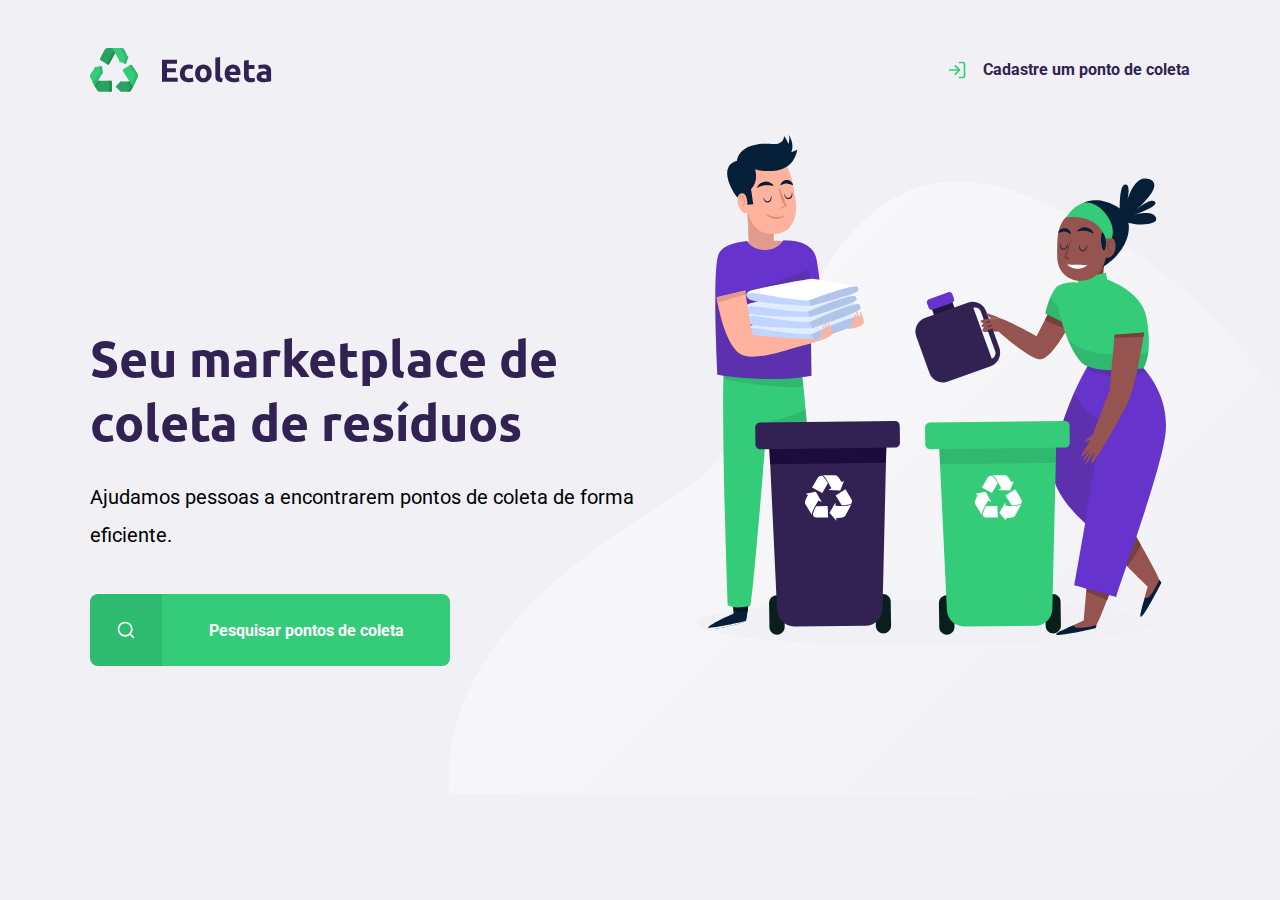
<file: index.html>
<!DOCTYPE html>
<html lang="pt_br">

<head>
    <meta charset="UTF-8">
    <meta name="viewport" content="width=device-width, initial-scale=1.0">
    
    <title>Ecoleta</title>

    <link href="https://fonts.googleapis.com/css2?family=Roboto&family=Ubuntu:wght@700&display=swap" rel="stylesheet">
    <link rel="stylesheet" href="/styles/main.css">
</head>

<body>
    <div id="page-home">
        <div class="content">
            <header>
                <img src="/assets/logo.svg" alt="Logomarca">

                <a href="#">
                    <span></span>
                    Cadastre um ponto de coleta
                </a>
            </header>

            <main>
                <h1>Seu marketplace de coleta de resíduos</h1>

                <p>Ajudamos pessoas a encontrarem pontos de coleta de forma eficiente.</p>

                <a href="#">
                    <span></span>
                    <strong>Pesquisar pontos de coleta</strong>
                </a>
            </main>
        </div>
    </div>
</body>

</html>
</file>
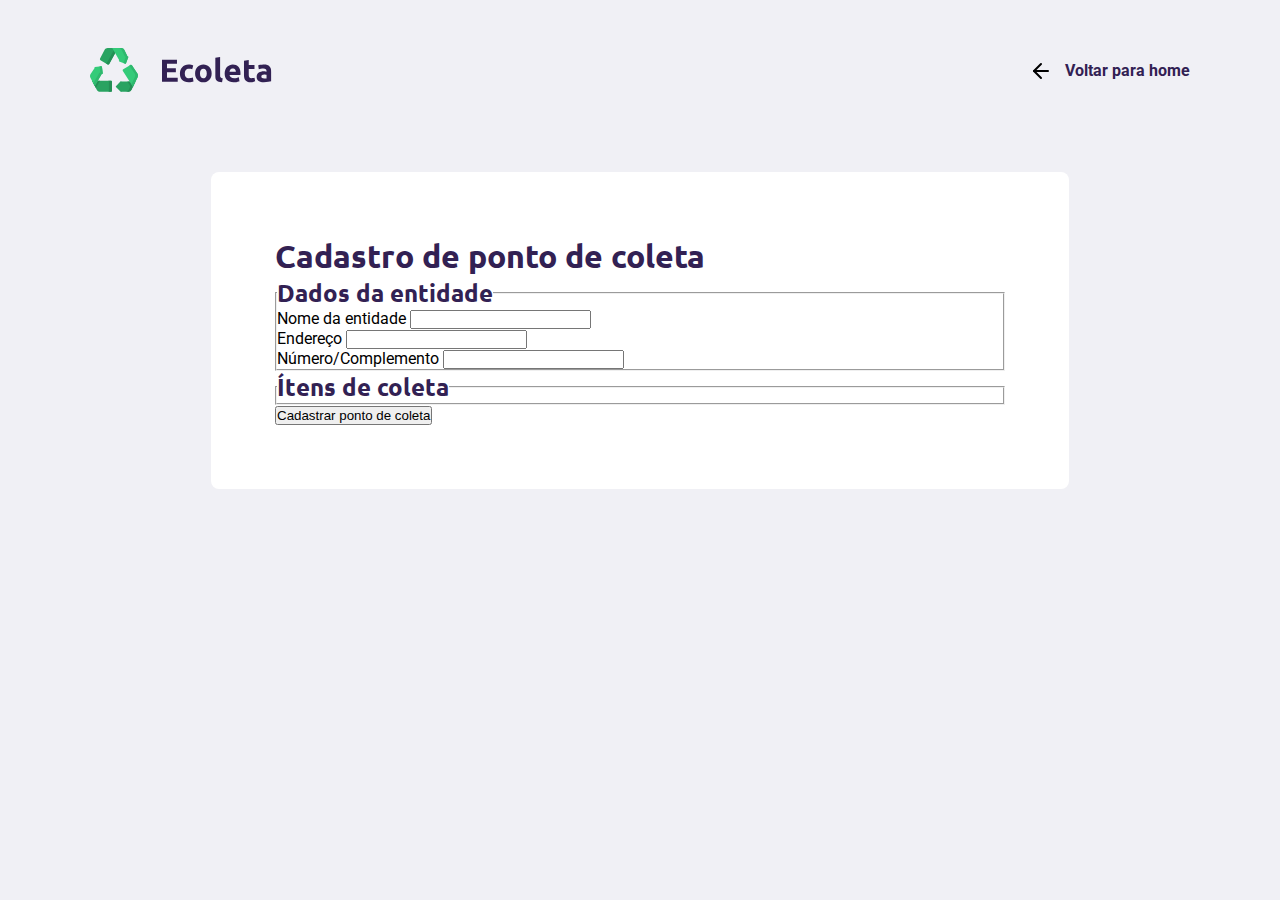
<file: create-point.html>
<!DOCTYPE html>
<html lang="pt_br">

<head>
    <meta charset="UTF-8">
    <meta name="viewport" content="width=device-width, initial-scale=1.0">

    <title>Criar um ponto de coleta</title>

    <link href="https://fonts.googleapis.com/css2?family=Roboto&family=Ubuntu:wght@700&display=swap" rel="stylesheet">

    <link rel="stylesheet" href="/styles/main.css">
    <link rel="stylesheet" href="/styles/create-point.css">
    <link rel="stylesheet" href="/styles/responsive.css">
</head>

<body>
    <div id="page-create-point">
        <header>
            <img src="/assets/logo.svg" alt="Logomarca">

            <a href="#">
                <span></span>
                Voltar para home
            </a>
        </header>
        
        <form action="">
            <h1>Cadastro de ponto de coleta</h1>

            <fieldset>
                <legend>
                    <h2>Dados da entidade</h2>
                </legend>

                <div class="field">
                    <label for="name">Nome da entidade</label>
                    <input type="text" name="name">
                </div>

                <div class="field-group">
                    <div class="field">
                        <label for="adress">Endereço</label>
                        <input type="text" name="adress">
                    </div>
                    <div class="field">
                        <label for="adress2">Número/Complemento</label>
                        <input type="text" name="adress2">
                    </div>
                </div>
            </fieldset>

            <fieldset>
                <legend>
                    <h2>Ítens de coleta</h2>
                </legend>
            </fieldset>

            <button type="submit">Cadastrar ponto de coleta</button>
        </form>
    </div>
</body>

</html>
</file>
<file: styles/main.css>
:root {
    --title-color: #322153;
    --primary-color: #34cb79;
}

* {
    margin: 0;
    padding: 0;
}

html {
    font-family: Roboto, sans-serif;
}

body {
    background: #f0f0f5;
    -webkit-font-smooking: antialiased;
}

a {
    text-decoration: none;
}

h1, h2, h3, h4, h5, h6 {
    font-family: Ubuntu, sans-serif;
    color: var(--title-color);
}

#page-home {
    height: 100vh;
    background: url('../assets/home-background.svg') no-repeat;
    background-position: 35vw 15vh;
}

#page-home .content {
    width: 90%;
    height: 100%;
    max-width: 1100px;
    margin: 0 auto;
    display: flex;
    flex-direction: column;
}

#page-home header {
    margin-top: 48px;
    display: flex;
    align-items: center;
    justify-content: space-between;
}

#page-home header a {
    display: flex;
    color: var(--title-color);
    font-weight: 700;
}

#page-home header a span {
    width: 20px;
    height: 20px;
    margin-right: 16px;
    display: flex;
    background-image: url('../assets/log-in.svg');
}

#page-home main {
    height: 600px;
    max-width: 560px;
    flex: 1;
    display: flex;
    flex-direction: column;
    justify-content: center;
}

#page-home main h1 {
    font-size: 50px;
}

#page-home main p {
    font-size: 20px;
    line-height: 38px;
    margin-top: 24px;
}

#page-home main a {
    width: 100%;
    height: 72px;
    max-width: 360px;

    border-radius: 8px;
    margin-top: 40px;

    display: flex;
    align-items: center;

    background-color: var(--primary-color);
    transition: 400ms;
}

#page-home main a:hover {
    background-color: #2fb86e;
}

#page-home main a span {
    width: 72px;
    height: 72px;

    border-top-left-radius: 8px;
    border-bottom-left-radius: 8px;

    background-color: rgba(0, 0, 0, 0.08);

    display: flex;
    align-items: center;
    justify-content: center;
}

#page-home main a span::after {
    width: 20px;
    height: 20px;

    content: "";
    background-image: url('../assets/search.svg');
}

#page-home main a strong {
    flex: 1;
    text-align: center;
    color: white;
}

@media (max-width: 900px) {
    #page-home {
        background-position-x: 70vw;
    }

    #page-home .content {
        align-items: center;
        text-align: center;
    }

    #page-home header a {
        bottom: 16px;
        left: 50%;
        
        position: absolute;
        transform: translateX(-50%);
    }

    #page-home main a {
        align-items: center;
    }
}
</file>
<file: styles/create-point.css>
#page-create-point {
    width: 90%;
    max-width: 1100px;

    margin: 0 auto;
}

#page-create-point header {
    margin-top: 48px;

    display: flex;
    justify-content: space-between;
    align-items: center;
}

#page-create-point header a {
    color: var(--title-color);
    font-weight: bold;

    display: flex;
    align-items: center;
}

#page-create-point header a span {
    margin-right: 16px;

    background-image: url('../assets/arrow-left.svg');

    display: flex;

    width: 20px;
    height: 22px;
}

form {
    background-color: white;

    margin: 80px auto;
    padding: 64px;

    border-radius: 8px;

    max-width: 730px;
}
</file>
<file: styles/responsive.css>
@media (max-width: 900px) {
    #page-home {
        background-position-x: 70vw;
    }

    #page-home .content {
        align-items: center;
        text-align: center;
    }

    #page-home header a {
        position: absolute;
        bottom: 48px;

        left: 50%;
        transform: translateX(-50%);
    }

    #page-home main a {
        align-items: center;
    }
}

@media (min-width: 1700px) {
    #page-home {
        background-position-x: 42vw;
    }
}

@media (max-height: 760px) {
    #page-home {
        background-position-y: 200px;
    }
}
</file>
